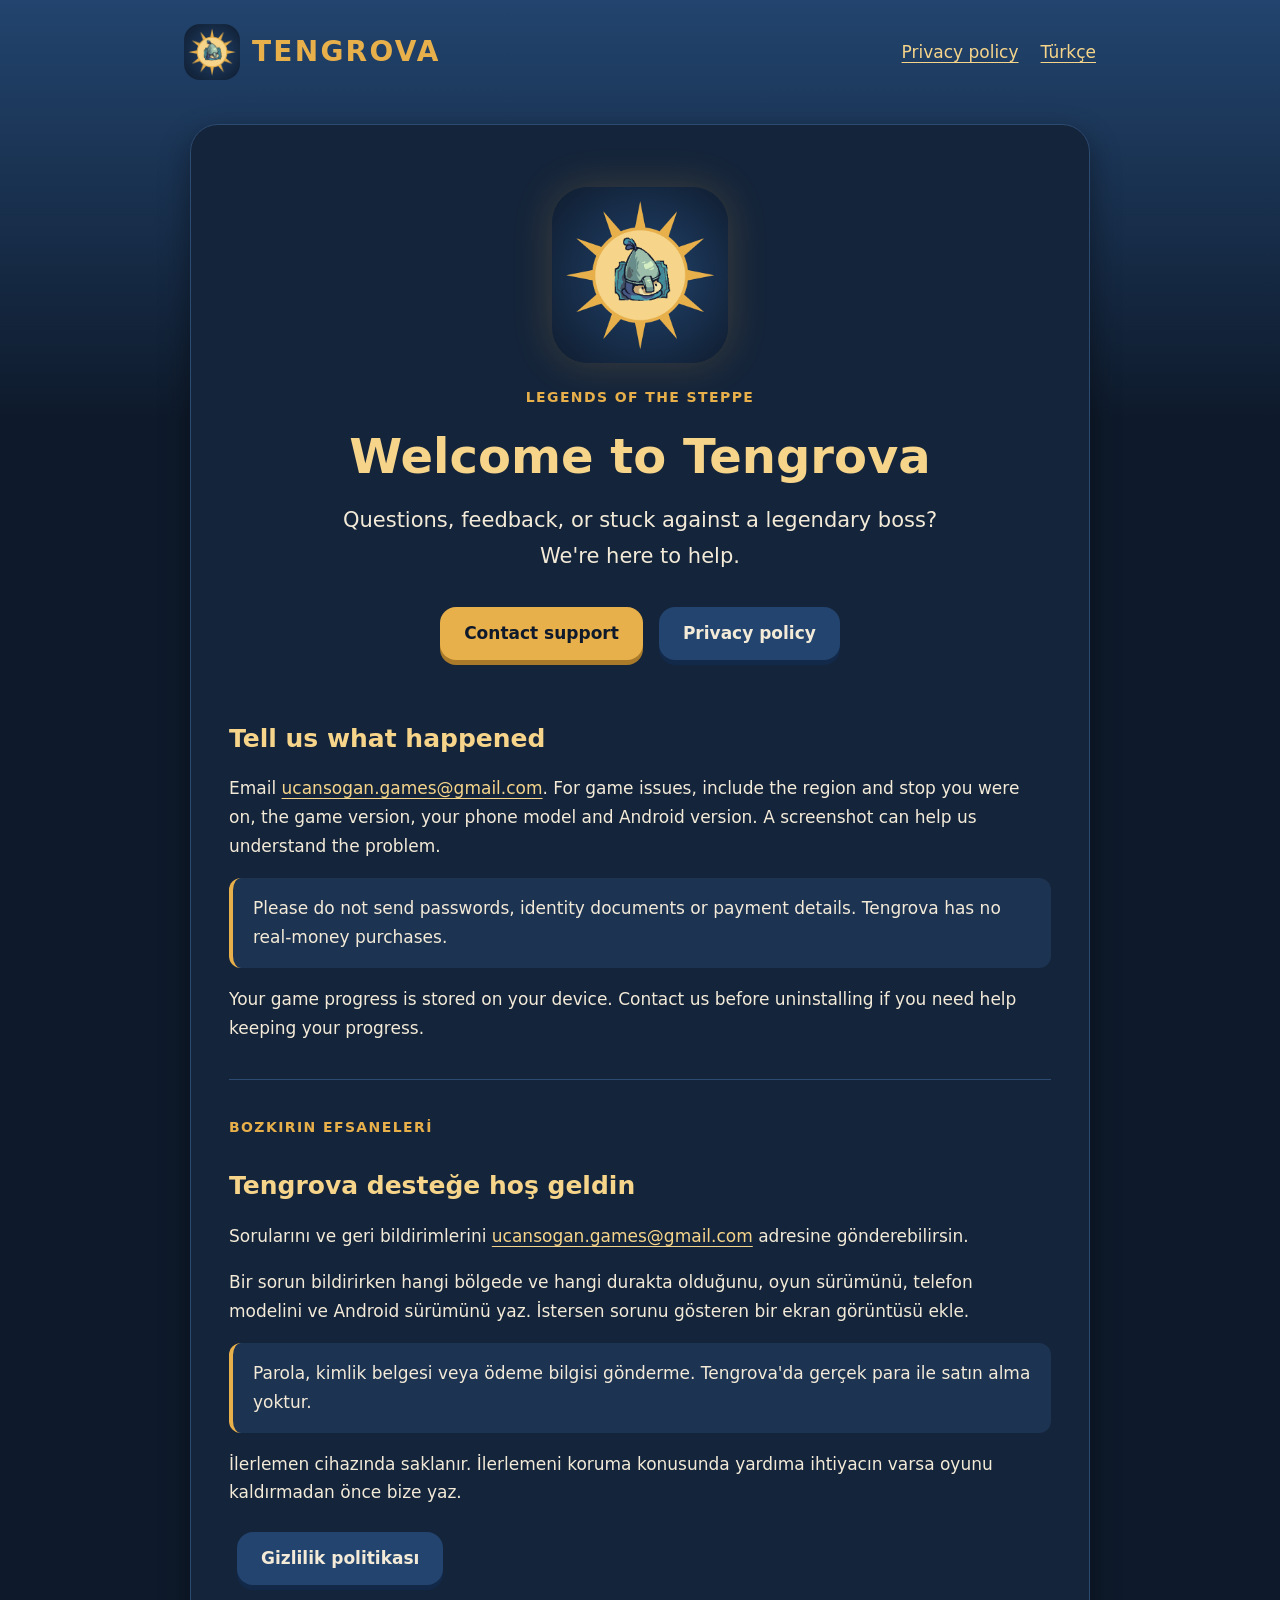
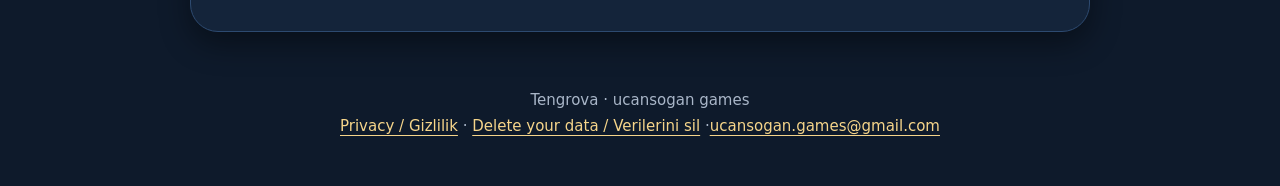
<file: index.html>
<!doctype html>
<html lang="en"><head><meta charset="utf-8"><meta name="viewport" content="width=device-width,initial-scale=1"><meta name="description" content="Tengrova support and privacy information. Tengrova destek ve gizlilik bilgileri."><title>Tengrova — Support &amp; Privacy</title><link rel="stylesheet" href="styles.css"><link rel="icon" type="image/png" href="icon.png"></head>
<body><header><a class="brand" href="index.html"><img src="icon.png" alt="" width="56" height="56">TENGROVA</a><nav aria-label="Main"><a href="privacy.html">Privacy policy</a><a href="#turkce" lang="tr">Türkçe</a></nav></header>
<main><section class="hero"><img src="icon.png" alt="Tengrova emblem" width="176" height="176"><p class="eyebrow">Legends of the Steppe</p><h1>Welcome to Tengrova</h1><p class="lead">Questions, feedback, or stuck against a legendary boss? We're here to help.</p><a class="button" href="mailto:ucansogan.games@gmail.com">Contact support</a><a class="button secondary" href="privacy.html">Privacy policy</a></section>
<section><h2>Tell us what happened</h2><p>Email <a href="mailto:ucansogan.games@gmail.com">ucansogan.games@gmail.com</a>. For game issues, include the region and stop you were on, the game version, your phone model and Android version. A screenshot can help us understand the problem.</p><p class="note">Please do not send passwords, identity documents or payment details. Tengrova has no real-money purchases.</p><p>Your game progress is stored on your device. Contact us before uninstalling if you need help keeping your progress.</p></section>
<hr><section id="turkce" lang="tr"><p class="eyebrow">Bozkırın Efsaneleri</p><h2>Tengrova desteğe hoş geldin</h2><p>Sorularını ve geri bildirimlerini <a href="mailto:ucansogan.games@gmail.com">ucansogan.games@gmail.com</a> adresine gönderebilirsin.</p><p>Bir sorun bildirirken hangi bölgede ve hangi durakta olduğunu, oyun sürümünü, telefon modelini ve Android sürümünü yaz. İstersen sorunu gösteren bir ekran görüntüsü ekle.</p><p class="note">Parola, kimlik belgesi veya ödeme bilgisi gönderme. Tengrova'da gerçek para ile satın alma yoktur.</p><p>İlerlemen cihazında saklanır. İlerlemeni koruma konusunda yardıma ihtiyacın varsa oyunu kaldırmadan önce bize yaz.</p><a class="button secondary" href="privacy.html#turkce" lang="tr">Gizlilik politikası</a></section></main>
<footer><p>Tengrova · ucansogan games<br><a href="privacy.html">Privacy / Gizlilik</a> · <a href="delete-data.html">Delete your data / Verilerini sil</a> ·<a href="mailto:ucansogan.games@gmail.com">ucansogan.games@gmail.com</a></p></footer></body></html>
</file>
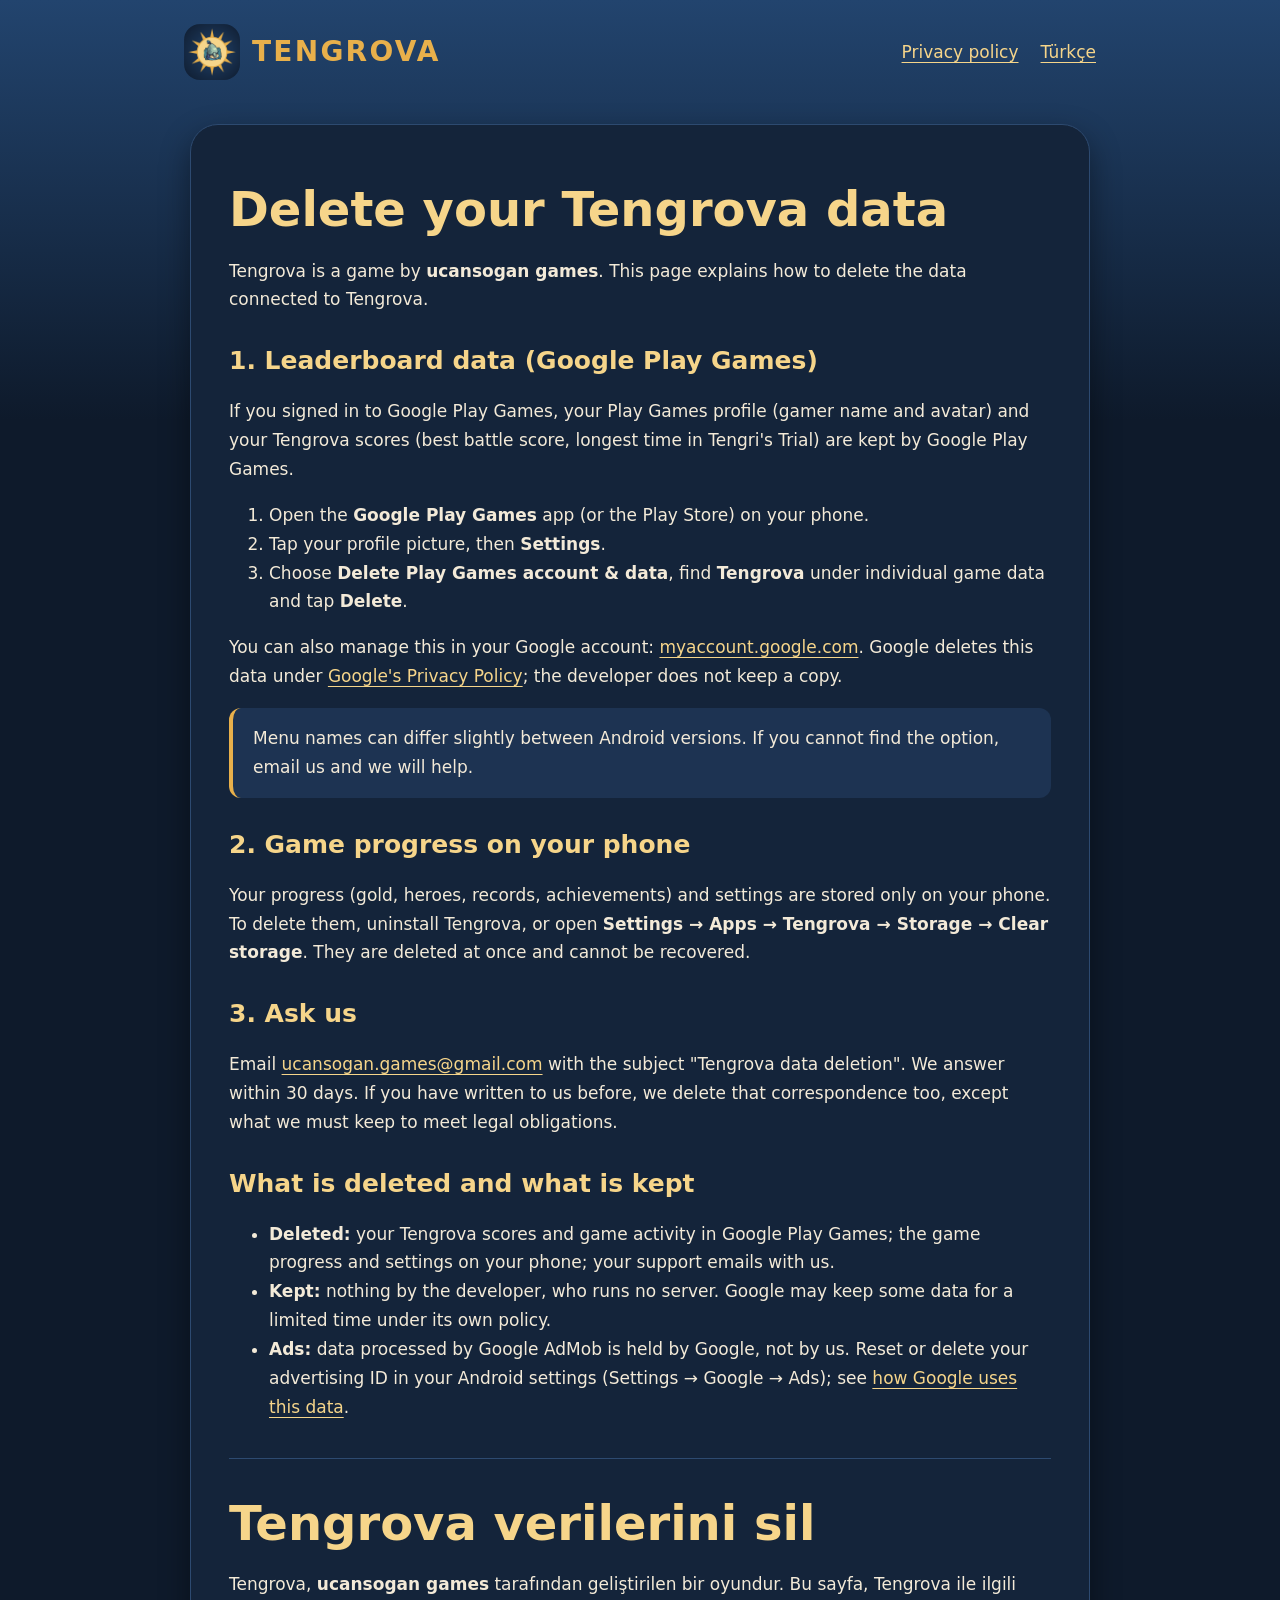
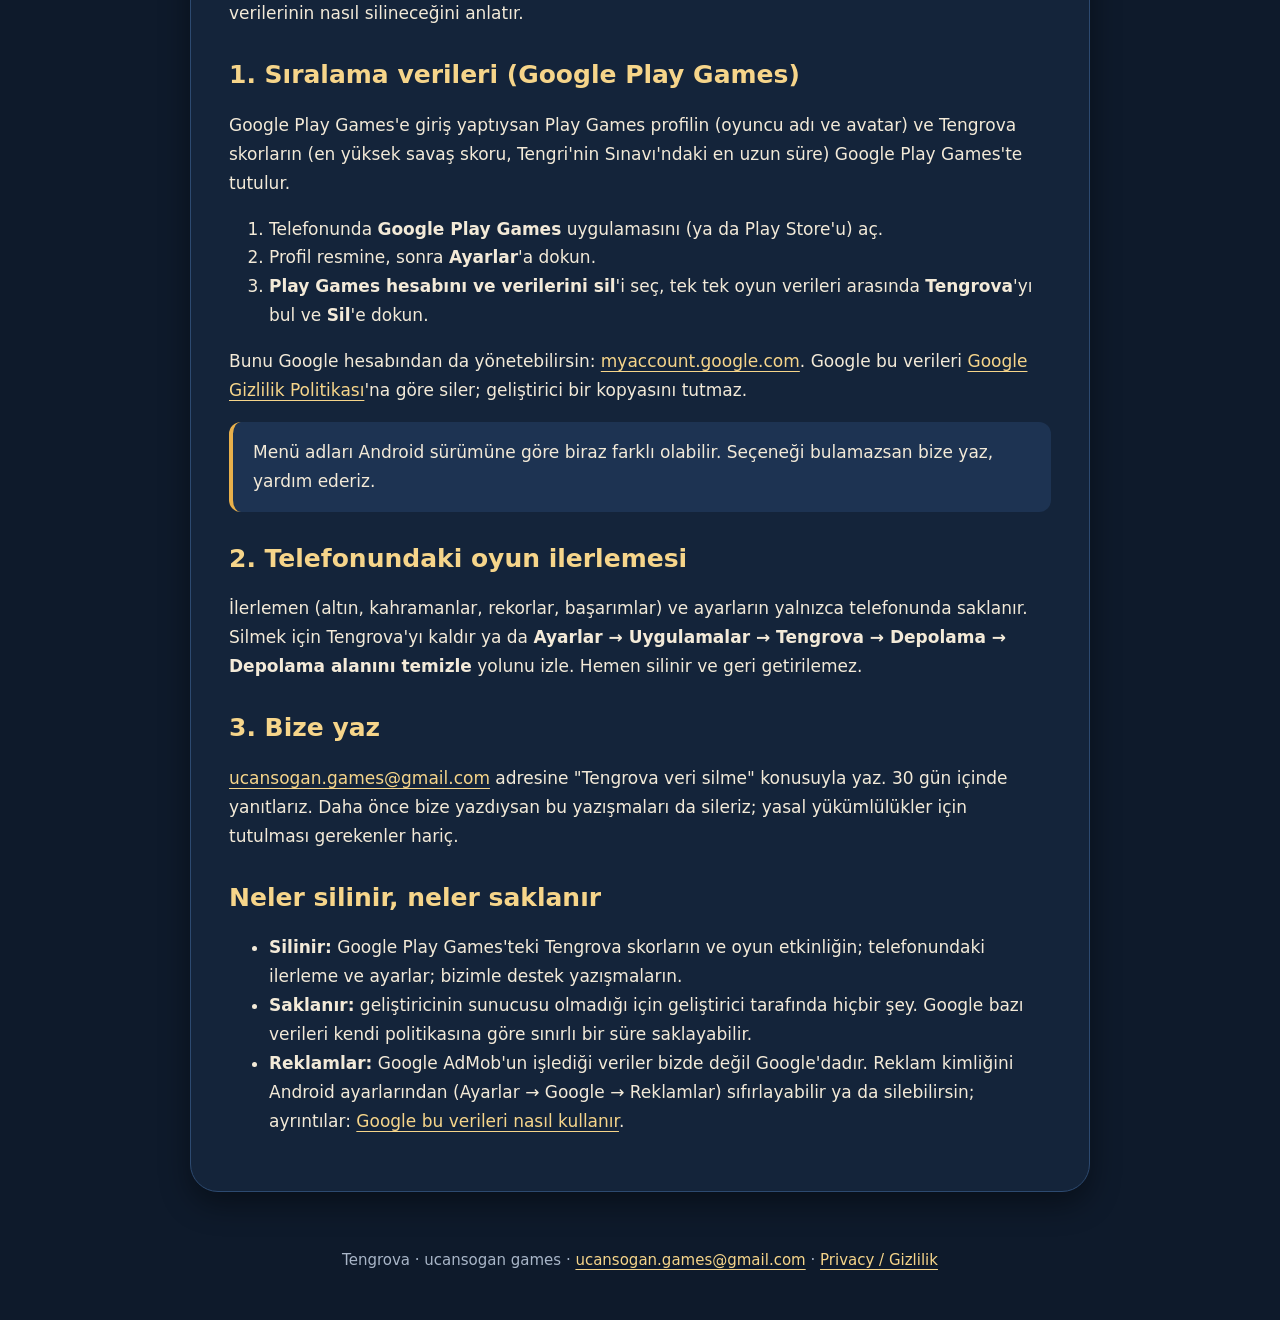
<file: delete-data.html>
<!doctype html>
<html lang="en"><head><meta charset="utf-8"><meta name="viewport" content="width=device-width,initial-scale=1"><title>Tengrova — Delete your data / Verilerini sil</title><link rel="stylesheet" href="styles.css"><link rel="icon" type="image/png" href="icon.png"></head>
<body><header><a class="brand" href="index.html"><img src="icon.png" alt="" width="56" height="56">TENGROVA</a><nav aria-label="Main"><a href="privacy.html">Privacy policy</a><a href="#turkce" lang="tr">Türkçe</a></nav></header><main>

<h1>Delete your Tengrova data</h1>
<p>Tengrova is a game by <strong>ucansogan games</strong>. This page explains how to delete the data connected to Tengrova.</p>

<h2>1. Leaderboard data (Google Play Games)</h2>
<p>If you signed in to Google Play Games, your Play Games profile (gamer name and avatar) and your Tengrova scores (best battle score, longest time in Tengri's Trial) are kept by Google Play Games.</p>
<ol>
<li>Open the <strong>Google Play Games</strong> app (or the Play Store) on your phone.</li>
<li>Tap your profile picture, then <strong>Settings</strong>.</li>
<li>Choose <strong>Delete Play Games account &amp; data</strong>, find <strong>Tengrova</strong> under individual game data and tap <strong>Delete</strong>.</li>
</ol>
<p>You can also manage this in your Google account: <a href="https://myaccount.google.com/">myaccount.google.com</a>. Google deletes this data under <a href="https://policies.google.com/privacy">Google's Privacy Policy</a>; the developer does not keep a copy.</p>
<p class="note">Menu names can differ slightly between Android versions. If you cannot find the option, email us and we will help.</p>

<h2>2. Game progress on your phone</h2>
<p>Your progress (gold, heroes, records, achievements) and settings are stored only on your phone. To delete them, uninstall Tengrova, or open <strong>Settings → Apps → Tengrova → Storage → Clear storage</strong>. They are deleted at once and cannot be recovered.</p>

<h2>3. Ask us</h2>
<p>Email <a href="mailto:ucansogan.games@gmail.com?subject=Tengrova%20data%20deletion">ucansogan.games@gmail.com</a> with the subject "Tengrova data deletion". We answer within 30 days. If you have written to us before, we delete that correspondence too, except what we must keep to meet legal obligations.</p>

<h2>What is deleted and what is kept</h2>
<ul>
<li><strong>Deleted:</strong> your Tengrova scores and game activity in Google Play Games; the game progress and settings on your phone; your support emails with us.</li>
<li><strong>Kept:</strong> nothing by the developer, who runs no server. Google may keep some data for a limited time under its own policy.</li>
<li><strong>Ads:</strong> data processed by Google AdMob is held by Google, not by us. Reset or delete your advertising ID in your Android settings (Settings → Google → Ads); see <a href="https://policies.google.com/technologies/partner-sites">how Google uses this data</a>.</li>
</ul>

<hr>
<section id="turkce" lang="tr">
<h1>Tengrova verilerini sil</h1>
<p>Tengrova, <strong>ucansogan games</strong> tarafından geliştirilen bir oyundur. Bu sayfa, Tengrova ile ilgili verilerinin nasıl silineceğini anlatır.</p>

<h2>1. Sıralama verileri (Google Play Games)</h2>
<p>Google Play Games'e giriş yaptıysan Play Games profilin (oyuncu adı ve avatar) ve Tengrova skorların (en yüksek savaş skoru, Tengri'nin Sınavı'ndaki en uzun süre) Google Play Games'te tutulur.</p>
<ol>
<li>Telefonunda <strong>Google Play Games</strong> uygulamasını (ya da Play Store'u) aç.</li>
<li>Profil resmine, sonra <strong>Ayarlar</strong>'a dokun.</li>
<li><strong>Play Games hesabını ve verilerini sil</strong>'i seç, tek tek oyun verileri arasında <strong>Tengrova</strong>'yı bul ve <strong>Sil</strong>'e dokun.</li>
</ol>
<p>Bunu Google hesabından da yönetebilirsin: <a href="https://myaccount.google.com/">myaccount.google.com</a>. Google bu verileri <a href="https://policies.google.com/privacy?hl=tr">Google Gizlilik Politikası</a>'na göre siler; geliştirici bir kopyasını tutmaz.</p>
<p class="note">Menü adları Android sürümüne göre biraz farklı olabilir. Seçeneği bulamazsan bize yaz, yardım ederiz.</p>

<h2>2. Telefonundaki oyun ilerlemesi</h2>
<p>İlerlemen (altın, kahramanlar, rekorlar, başarımlar) ve ayarların yalnızca telefonunda saklanır. Silmek için Tengrova'yı kaldır ya da <strong>Ayarlar → Uygulamalar → Tengrova → Depolama → Depolama alanını temizle</strong> yolunu izle. Hemen silinir ve geri getirilemez.</p>

<h2>3. Bize yaz</h2>
<p><a href="mailto:ucansogan.games@gmail.com?subject=Tengrova%20veri%20silme">ucansogan.games@gmail.com</a> adresine "Tengrova veri silme" konusuyla yaz. 30 gün içinde yanıtlarız. Daha önce bize yazdıysan bu yazışmaları da sileriz; yasal yükümlülükler için tutulması gerekenler hariç.</p>

<h2>Neler silinir, neler saklanır</h2>
<ul>
<li><strong>Silinir:</strong> Google Play Games'teki Tengrova skorların ve oyun etkinliğin; telefonundaki ilerleme ve ayarlar; bizimle destek yazışmaların.</li>
<li><strong>Saklanır:</strong> geliştiricinin sunucusu olmadığı için geliştirici tarafında hiçbir şey. Google bazı verileri kendi politikasına göre sınırlı bir süre saklayabilir.</li>
<li><strong>Reklamlar:</strong> Google AdMob'un işlediği veriler bizde değil Google'dadır. Reklam kimliğini Android ayarlarından (Ayarlar → Google → Reklamlar) sıfırlayabilir ya da silebilirsin; ayrıntılar: <a href="https://policies.google.com/technologies/partner-sites?hl=tr">Google bu verileri nasıl kullanır</a>.</li>
</ul>
</section>
</main><footer><p>Tengrova · ucansogan games · <a href="mailto:ucansogan.games@gmail.com">ucansogan.games@gmail.com</a> · <a href="privacy.html">Privacy / Gizlilik</a></p></footer></body></html>
</file>
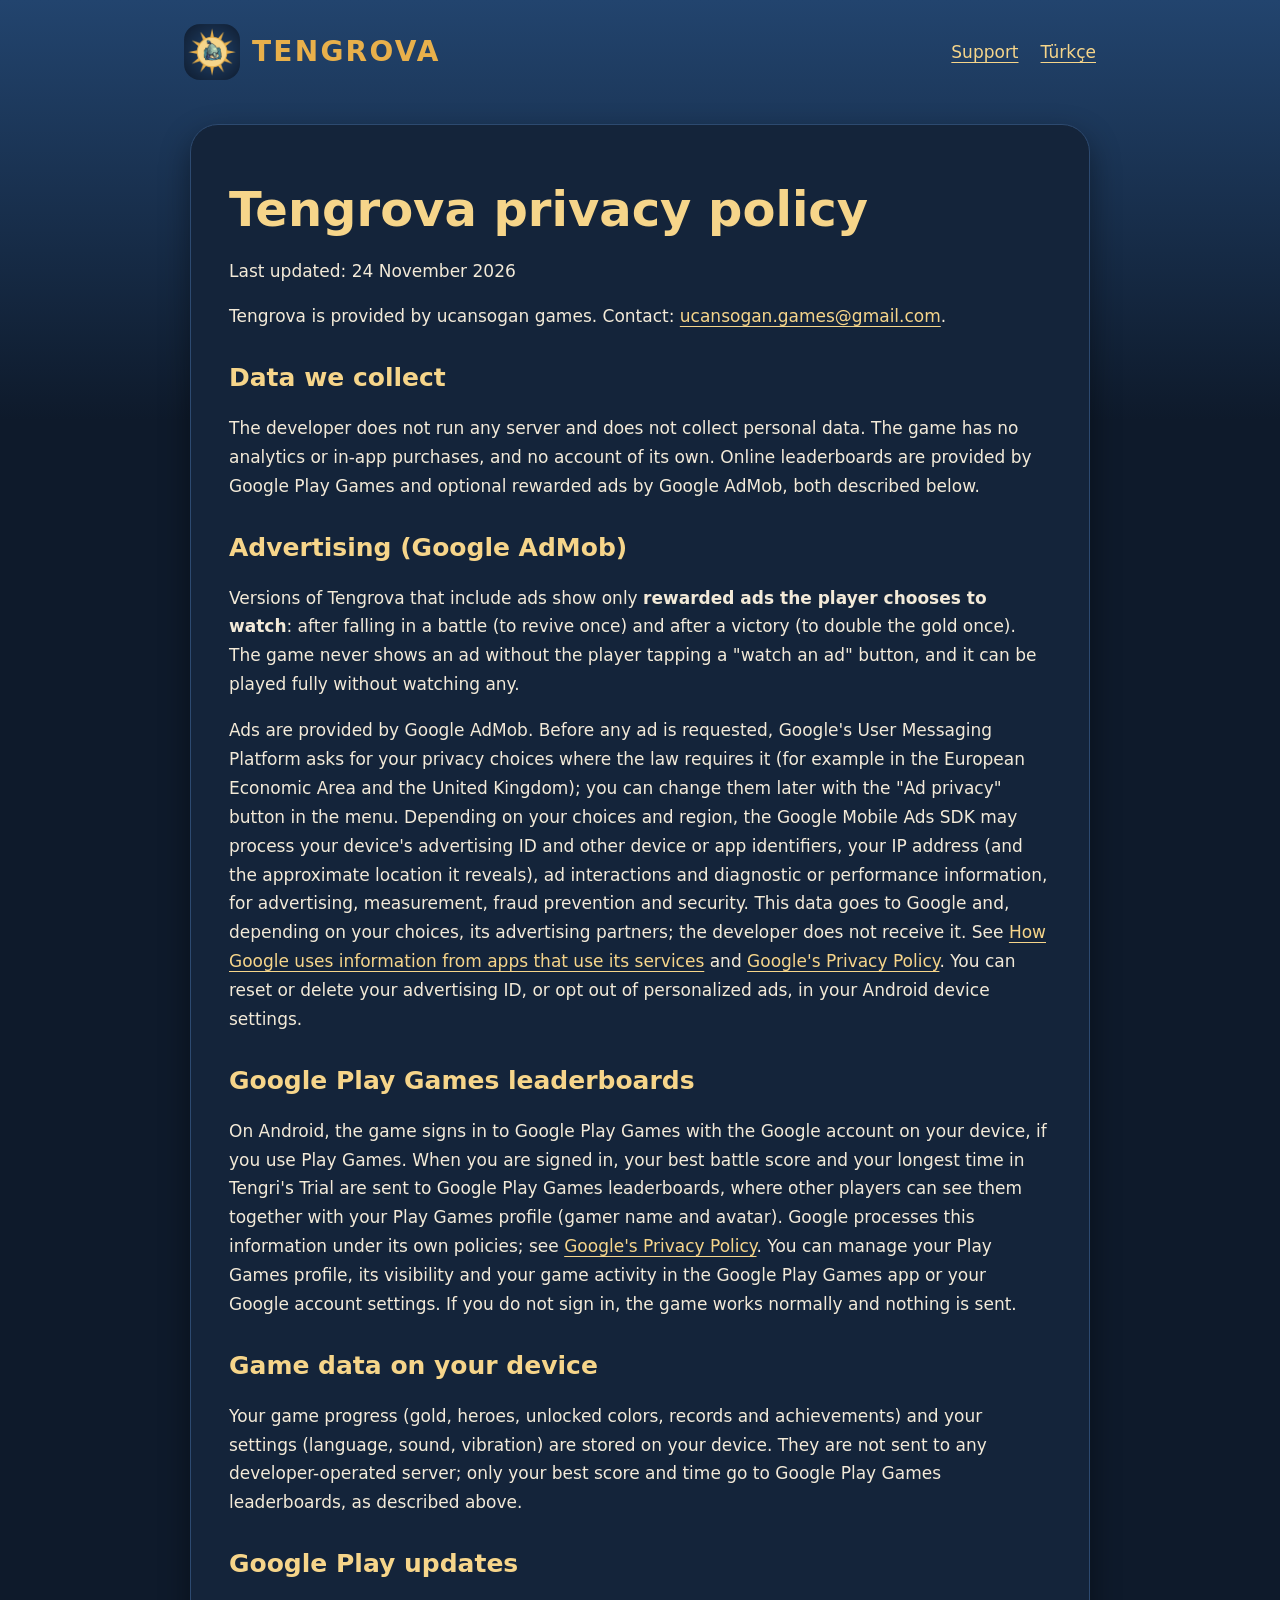
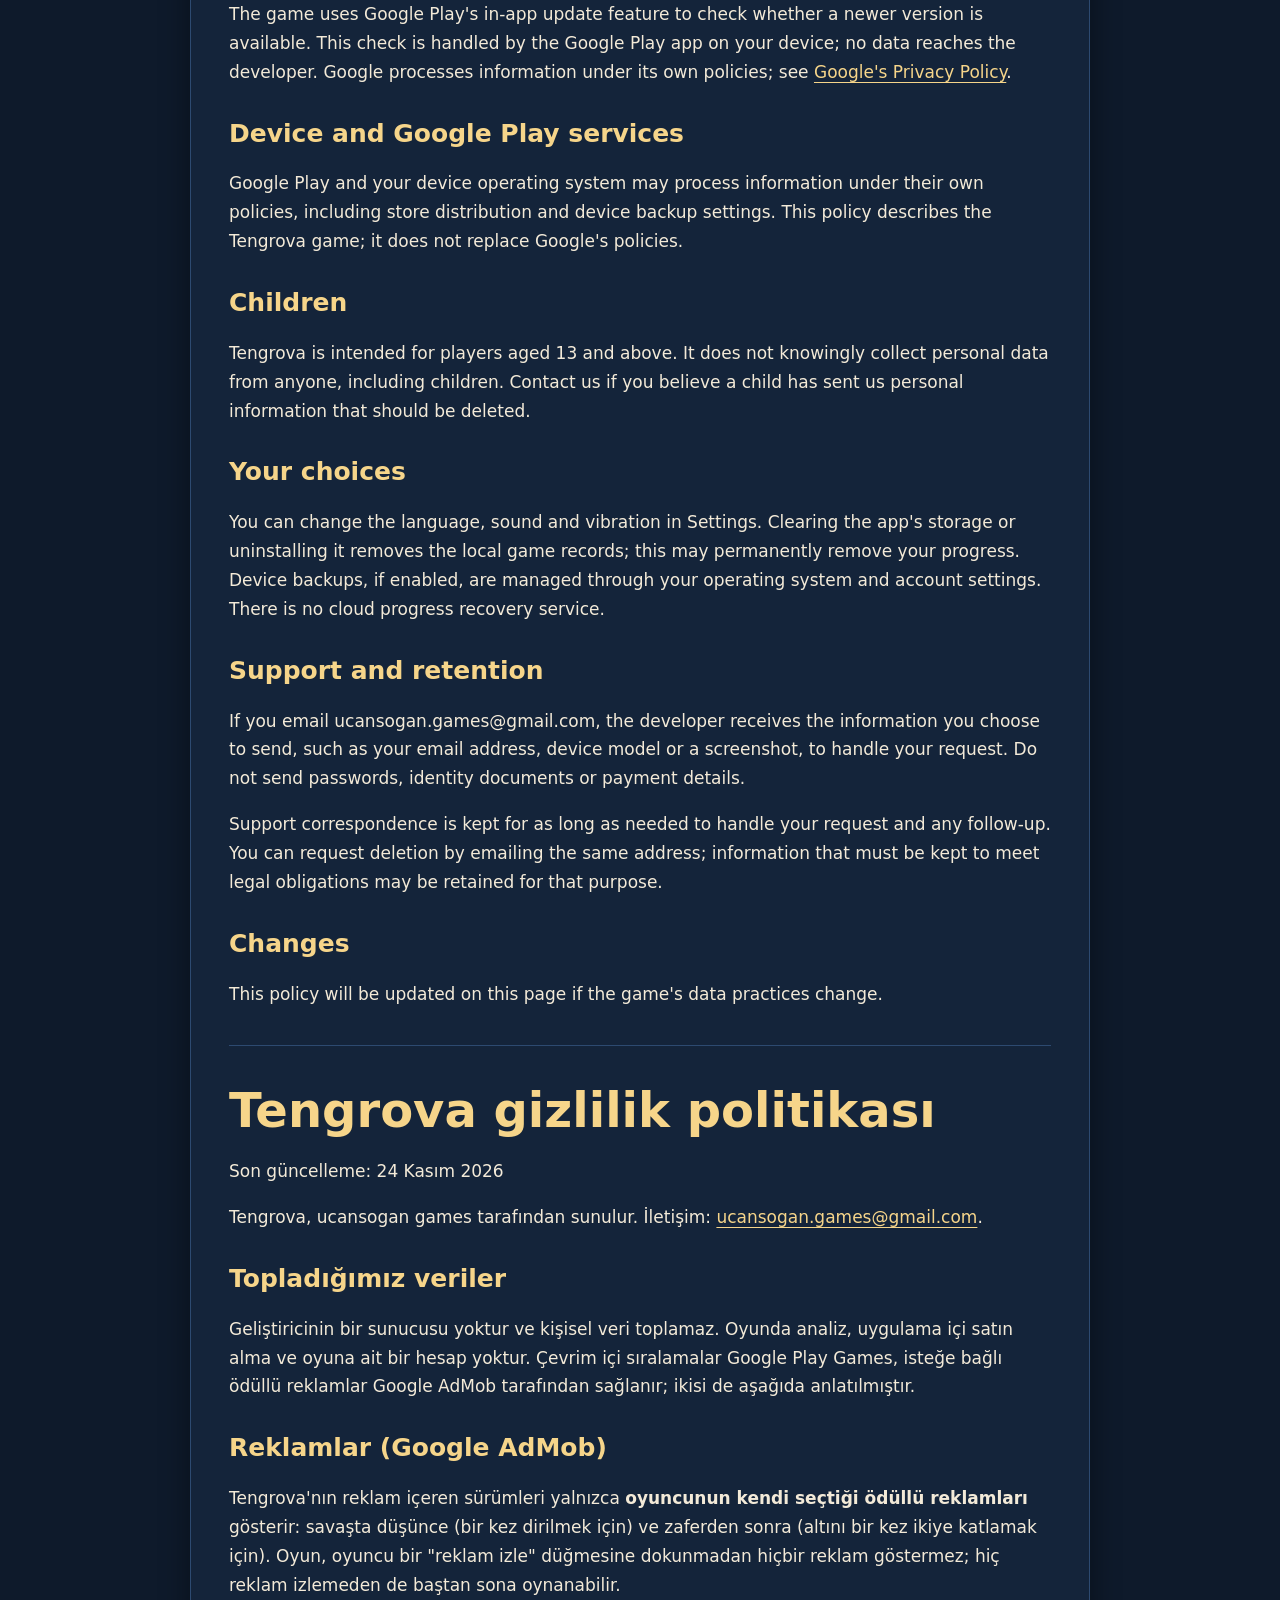
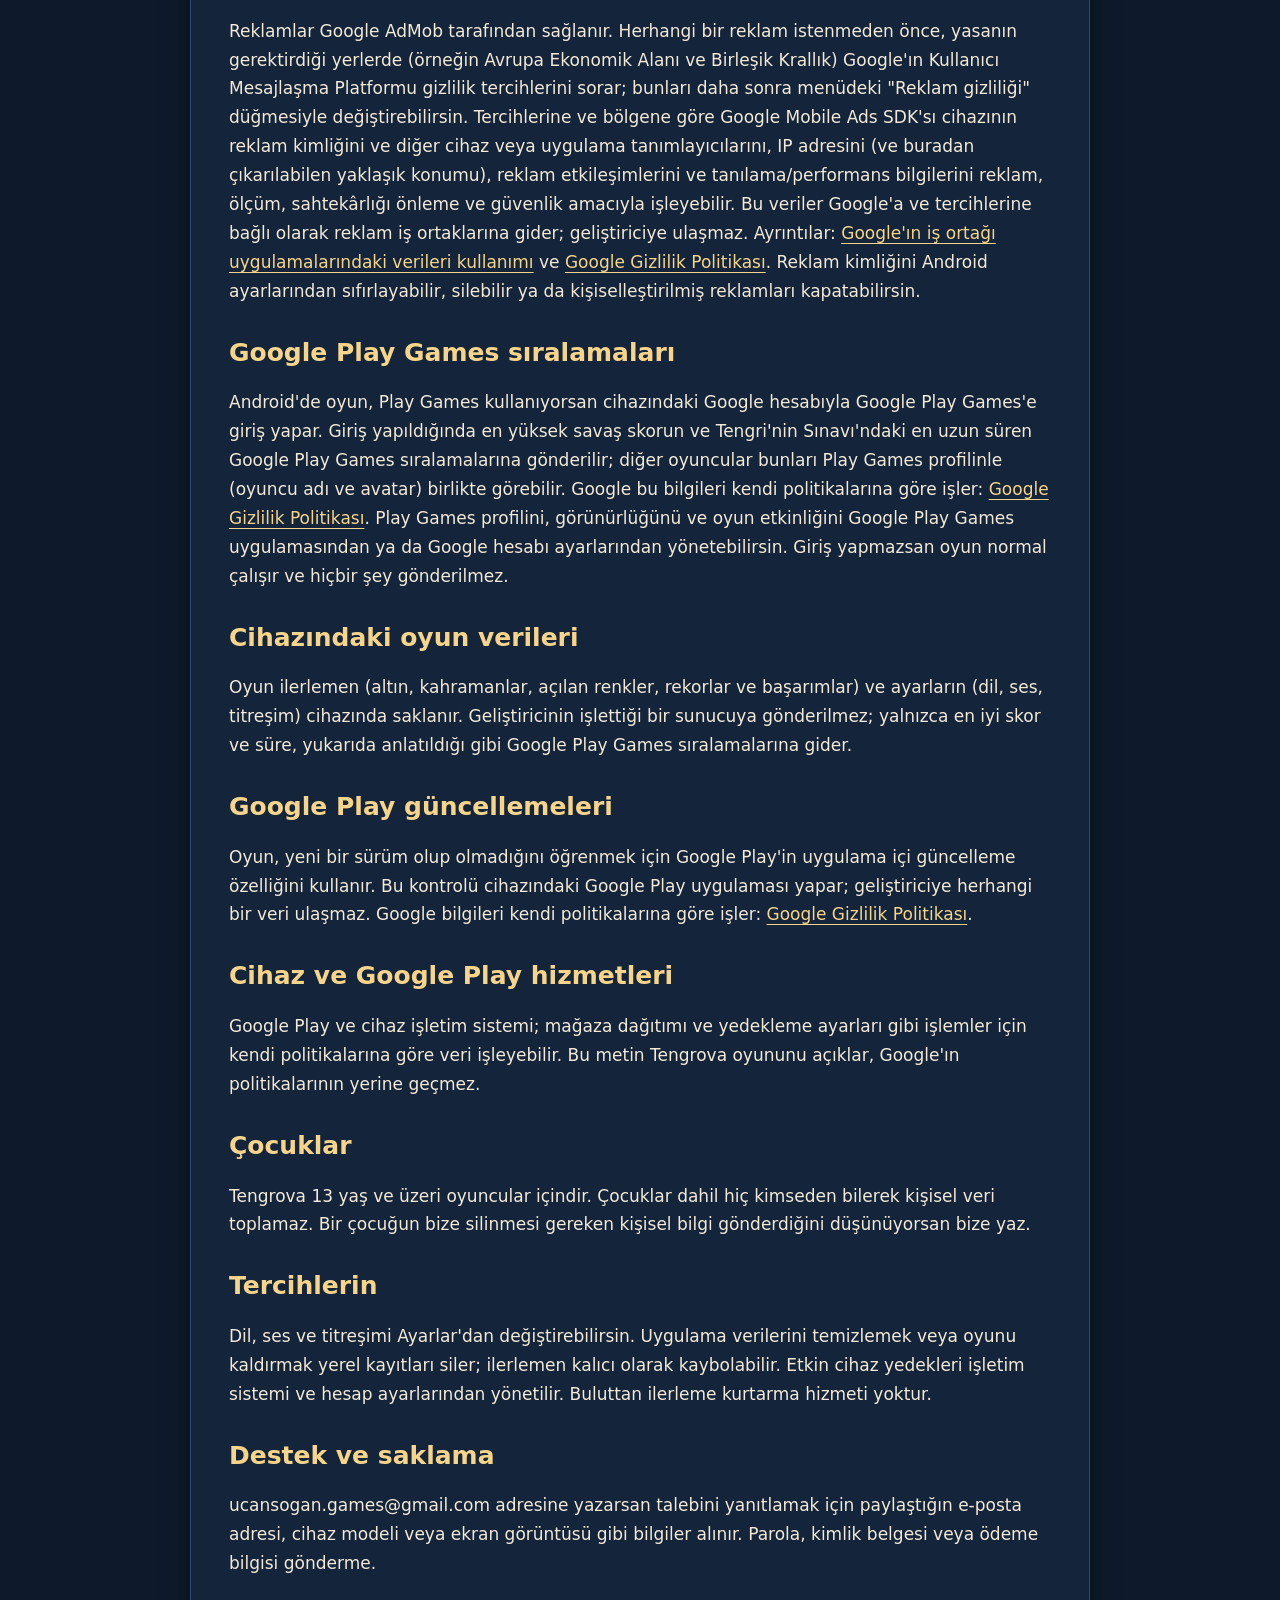
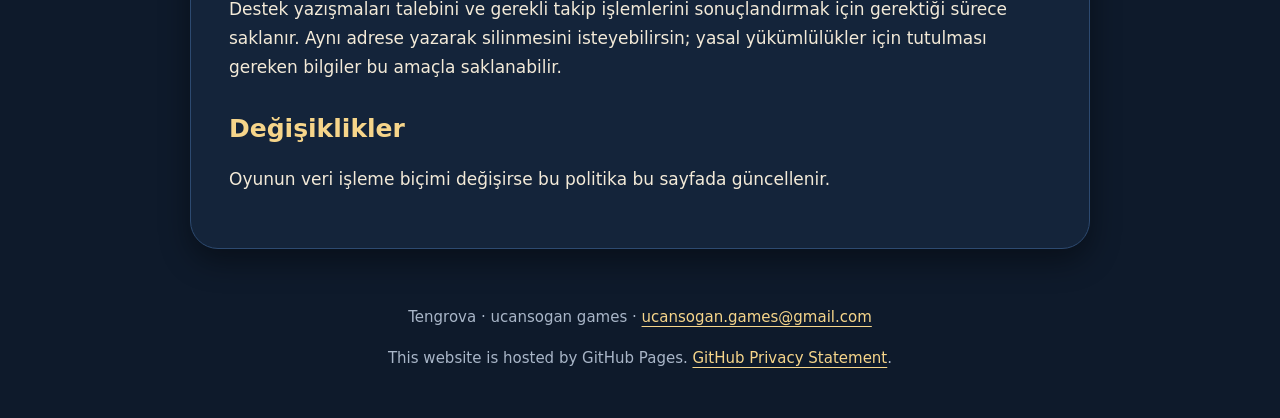
<file: privacy.html>
<!doctype html>
<html lang="en"><head><meta charset="utf-8"><meta name="viewport" content="width=device-width,initial-scale=1"><title>Tengrova — Privacy Policy / Gizlilik</title><link rel="stylesheet" href="styles.css"><link rel="icon" type="image/png" href="icon.png"></head>
<body><header><a class="brand" href="index.html"><img src="icon.png" alt="" width="56" height="56">TENGROVA</a><nav aria-label="Main"><a href="index.html">Support</a><a href="#turkce" lang="tr">Türkçe</a></nav></header><main>

<h1>Tengrova privacy policy</h1><p>Last updated: 24 November 2026</p>
<p>Tengrova is provided by ucansogan games. Contact: <a href="mailto:ucansogan.games@gmail.com">ucansogan.games@gmail.com</a>.</p>
<h2>Data we collect</h2><p>The developer does not run any server and does not collect personal data. The game has no analytics or in-app purchases, and no account of its own. Online leaderboards are provided by Google Play Games and optional rewarded ads by Google AdMob, both described below.</p>
<h2>Advertising (Google AdMob)</h2><p>Versions of Tengrova that include ads show only <strong>rewarded ads the player chooses to watch</strong>: after falling in a battle (to revive once) and after a victory (to double the gold once). The game never shows an ad without the player tapping a "watch an ad" button, and it can be played fully without watching any.</p>
<p>Ads are provided by Google AdMob. Before any ad is requested, Google's User Messaging Platform asks for your privacy choices where the law requires it (for example in the European Economic Area and the United Kingdom); you can change them later with the "Ad privacy" button in the menu. Depending on your choices and region, the Google Mobile Ads SDK may process your device's advertising ID and other device or app identifiers, your IP address (and the approximate location it reveals), ad interactions and diagnostic or performance information, for advertising, measurement, fraud prevention and security. This data goes to Google and, depending on your choices, its advertising partners; the developer does not receive it. See <a href="https://policies.google.com/technologies/partner-sites">How Google uses information from apps that use its services</a> and <a href="https://policies.google.com/privacy">Google's Privacy Policy</a>. You can reset or delete your advertising ID, or opt out of personalized ads, in your Android device settings.</p>
<h2>Google Play Games leaderboards</h2><p>On Android, the game signs in to Google Play Games with the Google account on your device, if you use Play Games. When you are signed in, your best battle score and your longest time in Tengri's Trial are sent to Google Play Games leaderboards, where other players can see them together with your Play Games profile (gamer name and avatar). Google processes this information under its own policies; see <a href="https://policies.google.com/privacy">Google's Privacy Policy</a>. You can manage your Play Games profile, its visibility and your game activity in the Google Play Games app or your Google account settings. If you do not sign in, the game works normally and nothing is sent.</p>
<h2>Game data on your device</h2><p>Your game progress (gold, heroes, unlocked colors, records and achievements) and your settings (language, sound, vibration) are stored on your device. They are not sent to any developer-operated server; only your best score and time go to Google Play Games leaderboards, as described above.</p>
<h2>Google Play updates</h2><p>The game uses Google Play's in-app update feature to check whether a newer version is available. This check is handled by the Google Play app on your device; no data reaches the developer. Google processes information under its own policies; see <a href="https://policies.google.com/privacy">Google's Privacy Policy</a>.</p>
<h2>Device and Google Play services</h2><p>Google Play and your device operating system may process information under their own policies, including store distribution and device backup settings. This policy describes the Tengrova game; it does not replace Google's policies.</p>
<h2>Children</h2><p>Tengrova is intended for players aged 13 and above. It does not knowingly collect personal data from anyone, including children. Contact us if you believe a child has sent us personal information that should be deleted.</p>
<h2>Your choices</h2><p>You can change the language, sound and vibration in Settings. Clearing the app's storage or uninstalling it removes the local game records; this may permanently remove your progress. Device backups, if enabled, are managed through your operating system and account settings. There is no cloud progress recovery service.</p>
<h2>Support and retention</h2><p>If you email ucansogan.games@gmail.com, the developer receives the information you choose to send, such as your email address, device model or a screenshot, to handle your request. Do not send passwords, identity documents or payment details.</p>
<p>Support correspondence is kept for as long as needed to handle your request and any follow-up. You can request deletion by emailing the same address; information that must be kept to meet legal obligations may be retained for that purpose.</p>
<h2>Changes</h2><p>This policy will be updated on this page if the game's data practices change.</p>
<hr>
<section id="turkce" lang="tr"><h1>Tengrova gizlilik politikası</h1><p>Son güncelleme: 24 Kasım 2026</p>
<p>Tengrova, ucansogan games tarafından sunulur. İletişim: <a href="mailto:ucansogan.games@gmail.com">ucansogan.games@gmail.com</a>.</p>
<h2>Topladığımız veriler</h2><p>Geliştiricinin bir sunucusu yoktur ve kişisel veri toplamaz. Oyunda analiz, uygulama içi satın alma ve oyuna ait bir hesap yoktur. Çevrim içi sıralamalar Google Play Games, isteğe bağlı ödüllü reklamlar Google AdMob tarafından sağlanır; ikisi de aşağıda anlatılmıştır.</p>
<h2>Reklamlar (Google AdMob)</h2><p>Tengrova'nın reklam içeren sürümleri yalnızca <strong>oyuncunun kendi seçtiği ödüllü reklamları</strong> gösterir: savaşta düşünce (bir kez dirilmek için) ve zaferden sonra (altını bir kez ikiye katlamak için). Oyun, oyuncu bir "reklam izle" düğmesine dokunmadan hiçbir reklam göstermez; hiç reklam izlemeden de baştan sona oynanabilir.</p>
<p>Reklamlar Google AdMob tarafından sağlanır. Herhangi bir reklam istenmeden önce, yasanın gerektirdiği yerlerde (örneğin Avrupa Ekonomik Alanı ve Birleşik Krallık) Google'ın Kullanıcı Mesajlaşma Platformu gizlilik tercihlerini sorar; bunları daha sonra menüdeki "Reklam gizliliği" düğmesiyle değiştirebilirsin. Tercihlerine ve bölgene göre Google Mobile Ads SDK'sı cihazının reklam kimliğini ve diğer cihaz veya uygulama tanımlayıcılarını, IP adresini (ve buradan çıkarılabilen yaklaşık konumu), reklam etkileşimlerini ve tanılama/performans bilgilerini reklam, ölçüm, sahtekârlığı önleme ve güvenlik amacıyla işleyebilir. Bu veriler Google'a ve tercihlerine bağlı olarak reklam iş ortaklarına gider; geliştiriciye ulaşmaz. Ayrıntılar: <a href="https://policies.google.com/technologies/partner-sites?hl=tr">Google'ın iş ortağı uygulamalarındaki verileri kullanımı</a> ve <a href="https://policies.google.com/privacy?hl=tr">Google Gizlilik Politikası</a>. Reklam kimliğini Android ayarlarından sıfırlayabilir, silebilir ya da kişiselleştirilmiş reklamları kapatabilirsin.</p>
<h2>Google Play Games sıralamaları</h2><p>Android'de oyun, Play Games kullanıyorsan cihazındaki Google hesabıyla Google Play Games'e giriş yapar. Giriş yapıldığında en yüksek savaş skorun ve Tengri'nin Sınavı'ndaki en uzun süren Google Play Games sıralamalarına gönderilir; diğer oyuncular bunları Play Games profilinle (oyuncu adı ve avatar) birlikte görebilir. Google bu bilgileri kendi politikalarına göre işler: <a href="https://policies.google.com/privacy?hl=tr">Google Gizlilik Politikası</a>. Play Games profilini, görünürlüğünü ve oyun etkinliğini Google Play Games uygulamasından ya da Google hesabı ayarlarından yönetebilirsin. Giriş yapmazsan oyun normal çalışır ve hiçbir şey gönderilmez.</p>
<h2>Cihazındaki oyun verileri</h2><p>Oyun ilerlemen (altın, kahramanlar, açılan renkler, rekorlar ve başarımlar) ve ayarların (dil, ses, titreşim) cihazında saklanır. Geliştiricinin işlettiği bir sunucuya gönderilmez; yalnızca en iyi skor ve süre, yukarıda anlatıldığı gibi Google Play Games sıralamalarına gider.</p>
<h2>Google Play güncellemeleri</h2><p>Oyun, yeni bir sürüm olup olmadığını öğrenmek için Google Play'in uygulama içi güncelleme özelliğini kullanır. Bu kontrolü cihazındaki Google Play uygulaması yapar; geliştiriciye herhangi bir veri ulaşmaz. Google bilgileri kendi politikalarına göre işler: <a href="https://policies.google.com/privacy?hl=tr">Google Gizlilik Politikası</a>.</p>
<h2>Cihaz ve Google Play hizmetleri</h2><p>Google Play ve cihaz işletim sistemi; mağaza dağıtımı ve yedekleme ayarları gibi işlemler için kendi politikalarına göre veri işleyebilir. Bu metin Tengrova oyununu açıklar, Google'ın politikalarının yerine geçmez.</p>
<h2>Çocuklar</h2><p>Tengrova 13 yaş ve üzeri oyuncular içindir. Çocuklar dahil hiç kimseden bilerek kişisel veri toplamaz. Bir çocuğun bize silinmesi gereken kişisel bilgi gönderdiğini düşünüyorsan bize yaz.</p>
<h2>Tercihlerin</h2><p>Dil, ses ve titreşimi Ayarlar'dan değiştirebilirsin. Uygulama verilerini temizlemek veya oyunu kaldırmak yerel kayıtları siler; ilerlemen kalıcı olarak kaybolabilir. Etkin cihaz yedekleri işletim sistemi ve hesap ayarlarından yönetilir. Buluttan ilerleme kurtarma hizmeti yoktur.</p>
<h2>Destek ve saklama</h2><p>ucansogan.games@gmail.com adresine yazarsan talebini yanıtlamak için paylaştığın e-posta adresi, cihaz modeli veya ekran görüntüsü gibi bilgiler alınır. Parola, kimlik belgesi veya ödeme bilgisi gönderme.</p>
<p>Destek yazışmaları talebini ve gerekli takip işlemlerini sonuçlandırmak için gerektiği sürece saklanır. Aynı adrese yazarak silinmesini isteyebilirsin; yasal yükümlülükler için tutulması gereken bilgiler bu amaçla saklanabilir.</p>
<h2>Değişiklikler</h2><p>Oyunun veri işleme biçimi değişirse bu politika bu sayfada güncellenir.</p></section>
</main><footer><p>Tengrova · ucansogan games · <a href="mailto:ucansogan.games@gmail.com">ucansogan.games@gmail.com</a></p><p>This website is hosted by GitHub Pages. <a href="https://docs.github.com/en/site-policy/privacy-policies/github-general-privacy-statement">GitHub Privacy Statement</a>.</p></footer></body></html>
</file>
<file: styles.css>
:root{color-scheme:dark;--ink:#f3ead8;--gold:#e8b04b;--light-gold:#f6d58a;--night:#0e1a2b;--deep-blue:#22446e;--panel:#14243a}
*{box-sizing:border-box}
body{margin:0;background:linear-gradient(180deg,var(--deep-blue),var(--night) 420px) var(--night);color:var(--ink);font:17px/1.7 system-ui,-apple-system,BlinkMacSystemFont,"Segoe UI",sans-serif}
a{color:var(--light-gold);text-underline-offset:4px}
a:focus-visible{outline:3px solid var(--light-gold);outline-offset:5px;border-radius:3px}
header{max-width:960px;margin:auto;padding:24px;display:flex;justify-content:space-between;align-items:center;gap:20px;flex-wrap:wrap}
.brand{display:flex;align-items:center;gap:12px;text-decoration:none;font-size:28px;font-weight:800;letter-spacing:.08em;color:var(--gold)}
.brand img{width:56px;height:56px;border-radius:16px}
nav{display:flex;gap:22px;flex-wrap:wrap}
main{max-width:900px;margin:20px auto 56px;padding:38px;background:var(--panel);border:1px solid #2d4a70;border-radius:28px;box-shadow:0 12px 30px #0006}
.hero{text-align:center;padding:24px 0}
.hero img{width:176px;height:176px;border-radius:36px;box-shadow:0 0 40px #e8b04b33}
.eyebrow{font-size:14px;letter-spacing:.1em;font-weight:750;text-transform:uppercase;color:var(--gold)}
h1,h2{line-height:1.2;color:var(--light-gold)}
h1{font-size:clamp(32px,6vw,48px);margin:18px 0}
h2{font-size:25px;margin-top:32px}
.lead{font-size:21px;max-width:620px;margin:0 auto 24px}
.button{display:inline-block;margin:8px;padding:12px 24px;background:var(--gold);color:var(--night);border-radius:16px;box-shadow:0 5px 0 #a87a2a;font-weight:750;text-decoration:none}
.button.secondary{background:var(--deep-blue);color:var(--ink);box-shadow:0 5px 0 #13294a}
.note{background:#1d3352;border-left:4px solid var(--gold);padding:16px 20px;border-radius:12px}
footer{max-width:900px;padding:0 24px 32px;margin:auto;text-align:center;color:#a9b6c8;font-size:15px}
hr{border:0;border-top:1px solid #2d4a70;margin:36px 0}
html{scroll-behavior:smooth}
@media(prefers-reduced-motion:reduce){html{scroll-behavior:auto}}
@media(max-width:600px){header{padding:18px}main{margin:10px 12px 32px;padding:24px 20px;border-radius:22px}.hero{padding-top:12px}.brand{font-size:25px}nav{gap:15px}}
</file>
